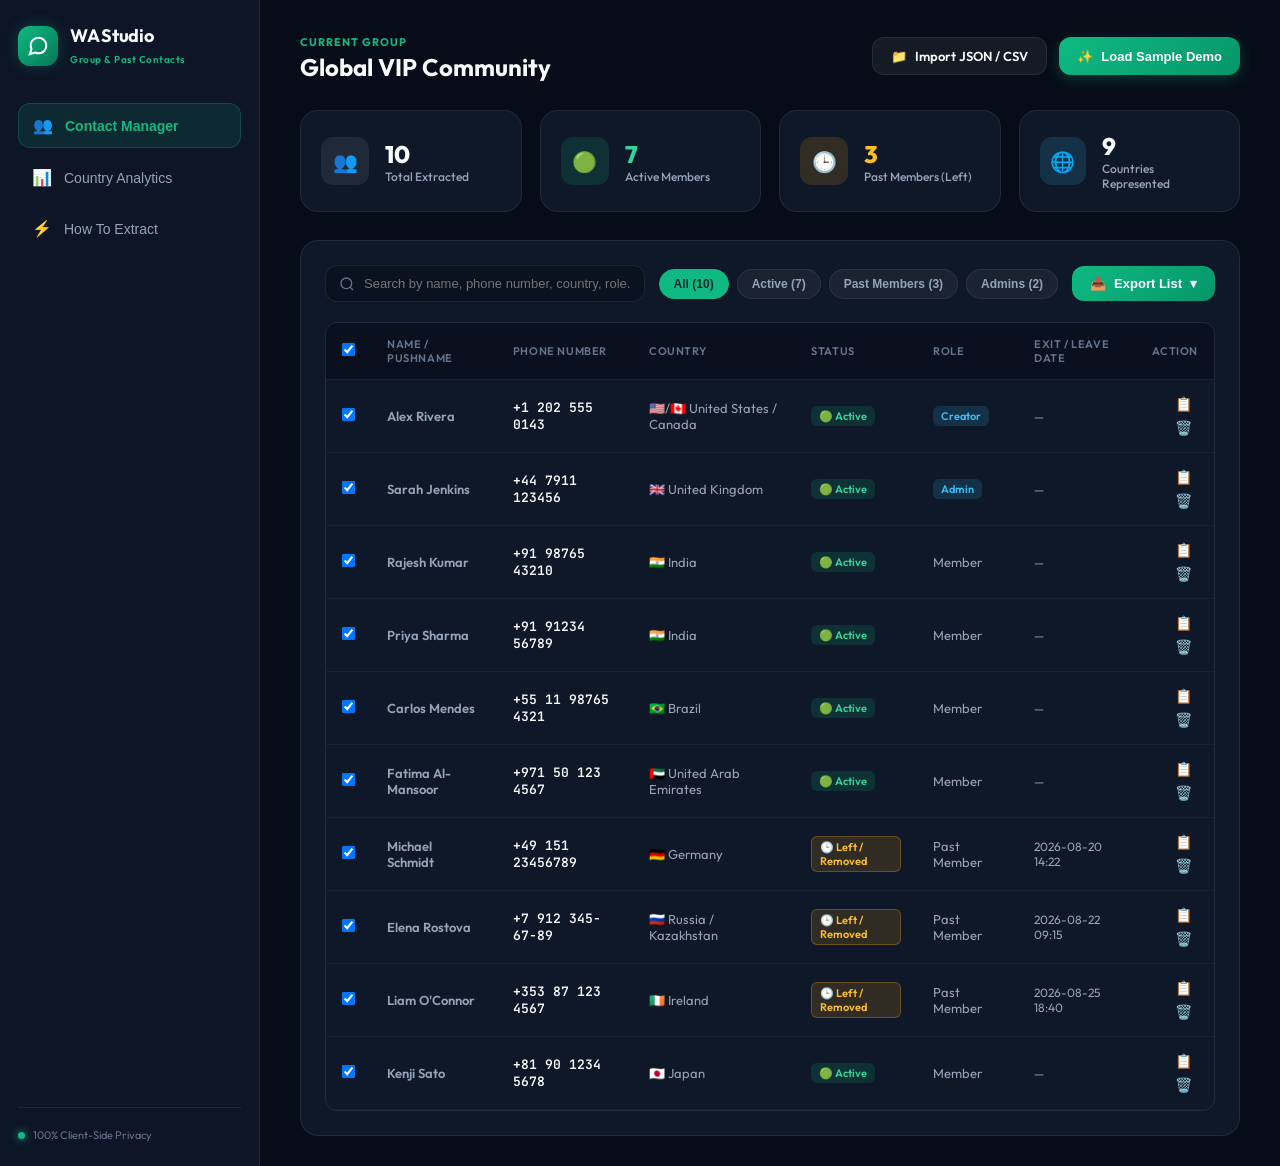
<file: dashboard/index.html>
<!DOCTYPE html>
<html lang="en">
<head>
    <meta charset="UTF-8">
    <meta name="viewport" content="width=device-width, initial-scale=1.0">
    <title>WhatsApp Contact Studio & Extractor Dashboard</title>
    <link rel="stylesheet" href="style.css">
    <link href="https://fonts.googleapis.com/css2?family=Outfit:wght@300;400;500;600;700;800&family=JetBrains+Mono:wght@400;600&display=swap" rel="stylesheet">
</head>
<body>
    <div class="dashboard-wrapper">
        <!-- Sidebar Navigation -->
        <aside class="sidebar">
            <div class="brand">
                <div class="brand-logo">
                    <svg viewBox="0 0 24 24" fill="none" stroke="currentColor" stroke-width="2.2">
                        <path d="M21 11.5a8.38 8.38 0 0 1-.9 3.8 8.5 8.5 0 0 1-7.6 4.7 8.38 8.38 0 0 1-3.8-.9L3 21l1.9-5.7a8.38 8.38 0 0 1-.9-3.8 8.5 8.5 0 0 1 4.7-7.6 8.38 8.38 0 0 1 3.8-.9h.5a8.48 8.48 0 0 1 8 8v.5z"/>
                    </svg>
                </div>
                <div>
                    <h2 class="brand-name">WA Studio</h2>
                    <span class="badge-pro">Group & Past Contacts</span>
                </div>
            </div>

            <nav class="nav-menu">
                <button class="nav-item active" id="navContacts">
                    <span class="nav-icon">👥</span> Contact Manager
                </button>
                <button class="nav-item" id="navAnalytics">
                    <span class="nav-icon">📊</span> Country Analytics
                </button>
                <button class="nav-item" id="navInstructions">
                    <span class="nav-icon">⚡</span> How To Extract
                </button>
            </nav>

            <div class="sidebar-footer">
                <div class="privacy-tag">
                    <span class="dot-green"></span> 100% Client-Side Privacy
                </div>
            </div>
        </aside>

        <!-- Main Content Area -->
        <main class="main-panel">
            <!-- Top App Bar -->
            <header class="top-bar">
                <div class="group-meta-card">
                    <span class="meta-label">CURRENT GROUP</span>
                    <h1 id="headerGroupName">VIP Business Community</h1>
                </div>

                <div class="top-actions">
                    <label class="btn btn-secondary upload-btn">
                        <span>📁</span> Import JSON / CSV
                        <input type="file" id="fileInput" accept=".json,.csv" style="display:none;">
                    </label>
                    <button class="btn btn-primary" id="loadDemoBtn">
                        <span>✨</span> Load Sample Demo
                    </button>
                </div>
            </header>

            <!-- Metrics Overview Cards -->
            <section class="metrics-grid">
                <div class="metric-card glass-card">
                    <div class="metric-icon total-bg">👥</div>
                    <div>
                        <div class="metric-num" id="metricTotal">0</div>
                        <div class="metric-title">Total Extracted</div>
                    </div>
                </div>

                <div class="metric-card glass-card">
                    <div class="metric-icon active-bg">🟢</div>
                    <div>
                        <div class="metric-num active-text" id="metricActive">0</div>
                        <div class="metric-title">Active Members</div>
                    </div>
                </div>

                <div class="metric-card glass-card">
                    <div class="metric-icon past-bg">🕒</div>
                    <div>
                        <div class="metric-num past-text" id="metricPast">0</div>
                        <div class="metric-title">Past Members (Left)</div>
                    </div>
                </div>

                <div class="metric-card glass-card">
                    <div class="metric-icon countries-bg">🌐</div>
                    <div>
                        <div class="metric-num" id="metricCountries">0</div>
                        <div class="metric-title">Countries Represented</div>
                    </div>
                </div>
            </section>

            <!-- Workspace Section -->
            <section class="workspace-card glass-card">
                <!-- Action & Filter Bar -->
                <div class="table-toolbar">
                    <div class="search-box">
                        <svg viewBox="0 0 24 24" width="16" height="16" stroke="currentColor" stroke-width="2" fill="none">
                            <circle cx="11" cy="11" r="8"></circle>
                            <line x1="21" y1="21" x2="16.65" y2="16.65"></line>
                        </svg>
                        <input type="text" id="tableSearch" placeholder="Search by name, phone number, country, role...">
                    </div>

                    <div class="filter-group">
                        <button class="filter-pill active" data-filter="all">All (<span id="pillAll">0</span>)</button>
                        <button class="filter-pill" data-filter="active">Active (<span id="pillActive">0</span>)</button>
                        <button class="filter-pill pill-past" data-filter="past">Past Members (<span id="pillPast">0</span>)</button>
                        <button class="filter-pill" data-filter="admin">Admins (<span id="pillAdmin">0</span>)</button>
                    </div>

                    <!-- Export Group -->
                    <div class="export-dropdown-wrapper">
                        <button class="btn btn-export-main" id="exportMainBtn">
                            <span>📥</span> Export List <span class="arrow-down">▾</span>
                        </button>
                        <div class="export-dropdown-menu" id="exportMenu">
                            <div class="dropdown-item" id="exportCsv">
                                <span class="item-icon">📄</span>
                                <div>
                                    <div class="item-name">CSV Spreadsheet</div>
                                    <div class="item-sub">Compatible with Excel, Sheets</div>
                                </div>
                            </div>
                            <div class="dropdown-item" id="exportVcf">
                                <span class="item-icon">📇</span>
                                <div>
                                    <div class="item-name">vCard Contacts (.vcf)</div>
                                    <div class="item-sub">1-Click import into Google/Phone Contacts</div>
                                </div>
                            </div>
                            <div class="dropdown-item" id="exportExcel">
                                <span class="item-icon">📊</span>
                                <div>
                                    <div class="item-name">Excel (.xls)</div>
                                    <div class="item-sub">Styled colored spreadsheet</div>
                                </div>
                            </div>
                            <div class="dropdown-item" id="exportJson">
                                <span class="item-icon">🔧</span>
                                <div>
                                    <div class="item-name">JSON Data</div>
                                    <div class="item-sub">Raw structured payload</div>
                                </div>
                            </div>
                            <div class="dropdown-item" id="copyAllClip">
                                <span class="item-icon">📋</span>
                                <div>
                                    <div class="item-name">Copy All Phone Numbers</div>
                                    <div class="item-sub">Comma-separated to clipboard</div>
                                </div>
                            </div>
                        </div>
                    </div>
                </div>

                <!-- Contacts Table -->
                <div class="table-container">
                    <table class="contacts-table">
                        <thead>
                            <tr>
                                <th style="width: 40px;"><input type="checkbox" id="selectAllCheckbox" checked></th>
                                <th>Name / Pushname</th>
                                <th>Phone Number</th>
                                <th>Country</th>
                                <th>Status</th>
                                <th>Role</th>
                                <th>Exit / Leave Date</th>
                                <th style="text-align: right;">Action</th>
                            </tr>
                        </thead>
                        <tbody id="contactsTbody">
                            <!-- Dynamic Content -->
                        </tbody>
                    </table>
                </div>
            </section>
        </main>
    </div>

    <!-- Scripts -->
    <script src="../export-utils.js"></script>
    <script src="app.js"></script>
</body>
</html>
</file>
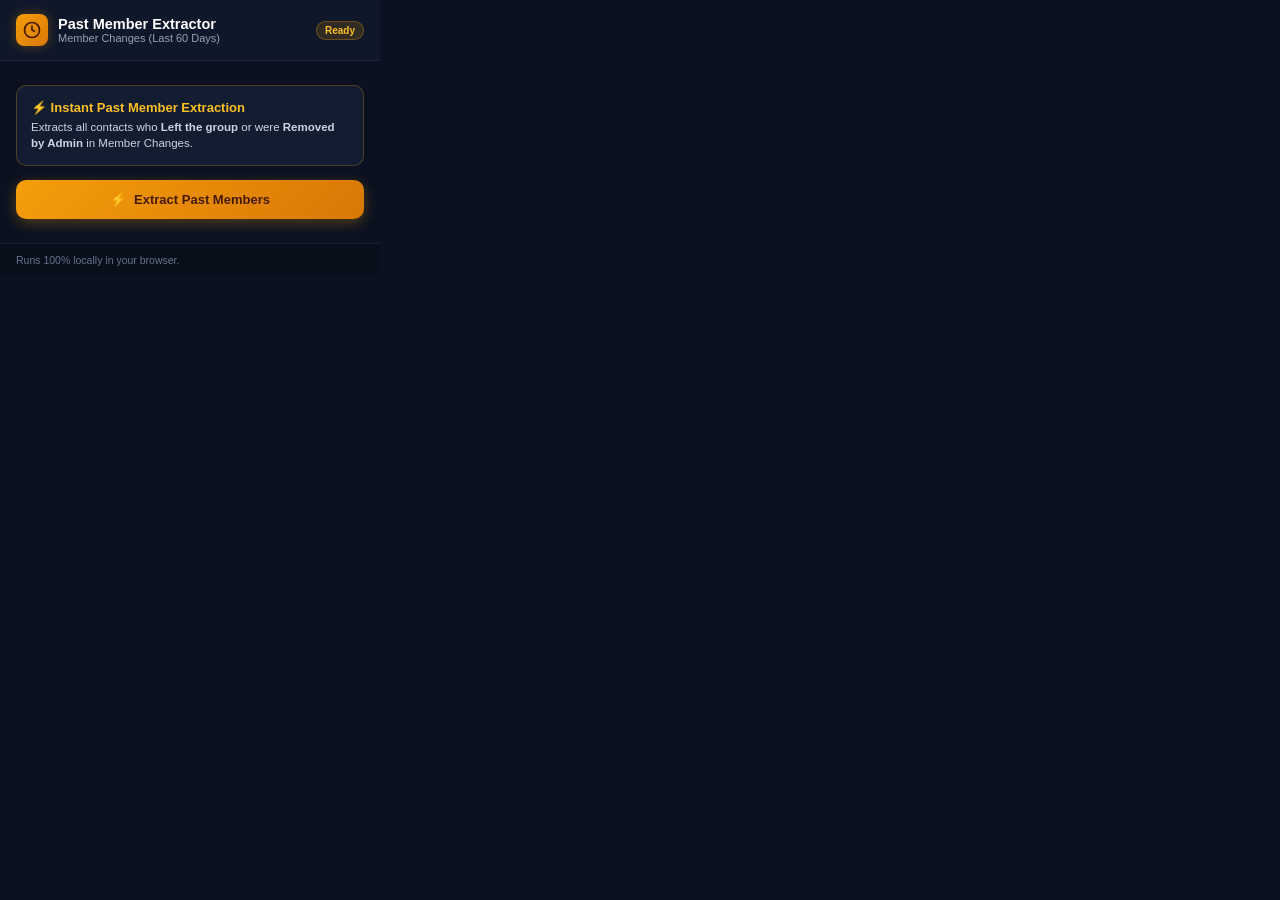
<file: popup.html>
<!DOCTYPE html>
<html lang="en">
<head>
    <meta charset="UTF-8">
    <meta name="viewport" content="width=device-width, initial-scale=1.0">
    <title>WhatsApp Past Member Extractor</title>
    <link rel="stylesheet" href="popup.css">
</head>
<body>
    <div class="app-container">
        <!-- Header -->
        <header class="header">
            <div class="brand">
                <div class="logo-icon">
                    <svg viewBox="0 0 24 24" fill="none" stroke="currentColor" stroke-width="2.2">
                        <circle cx="12" cy="12" r="10"></circle>
                        <polyline points="12 6 12 12 16 14"></polyline>
                    </svg>
                </div>
                <div class="brand-text">
                    <h1>Past Member Extractor</h1>
                    <p id="groupTitle">Member Changes (Last 60 Days)</p>
                </div>
            </div>
            <div class="badge-status" id="connectionStatus">Ready</div>
        </header>

        <!-- Main Content -->
        <div class="main-content">
            <!-- Welcome / Trigger Box -->
            <div id="welcomeState" class="welcome-box">
                <div class="instruction-banner">
                    <div class="banner-title">⚡ Instant Past Member Extraction</div>
                    <p class="banner-desc">Extracts all contacts who <b>Left the group</b> or were <b>Removed by Admin</b> in Member Changes.</p>
                </div>
                <button id="startExtractBtn" class="btn btn-amber">
                    <span>⚡</span> Extract Past Members
                </button>
            </div>

            <!-- Progress State -->
            <div id="progressState" class="progress-box" style="display: none;">
                <div class="spinner-ring"></div>
                <div class="progress-info">
                    <p id="progressText">Opening Member changes & scanning...</p>
                    <div class="progress-bar-track">
                        <div id="progressBar" class="progress-bar-fill" style="width: 25%;"></div>
                    </div>
                </div>
            </div>

            <!-- Results Section -->
            <div id="resultsState" class="results-section" style="display: none;">
                <!-- Summary Stats Bar -->
                <div class="stats-grid">
                    <div class="stat-card" data-filter="all">
                        <span class="stat-num" id="totalPastCount">0</span>
                        <span class="stat-label">Total Past</span>
                    </div>
                    <div class="stat-card stat-left" data-filter="left">
                        <span class="stat-num" id="leftCount">0</span>
                        <span class="stat-label">Left Group</span>
                    </div>
                    <div class="stat-card stat-removed" data-filter="removed">
                        <span class="stat-num" id="removedCount">0</span>
                        <span class="stat-label">Removed</span>
                    </div>
                </div>

                <!-- Toolbar & Filter -->
                <div class="toolbar">
                    <div class="search-box">
                        <input type="text" id="searchInput" placeholder="Search past numbers or dates...">
                    </div>
                    <div class="filter-chips">
                        <button class="chip active" data-filter="all">All Past</button>
                        <button class="chip chip-left" data-filter="left">Left Group</button>
                        <button class="chip chip-removed" data-filter="removed">Removed</button>
                    </div>
                </div>

                <!-- Past Members List Preview -->
                <div class="contact-list" id="contactListContainer">
                    <!-- Populated dynamically -->
                </div>

                <!-- Export Bar -->
                <div class="export-tray">
                    <div class="export-tray-title">Export Past Members</div>
                    <div class="export-buttons-grid">
                        <button id="exportCsvBtn" class="btn btn-export">
                            <span>📄</span> CSV
                        </button>
                        <button id="exportVcfBtn" class="btn btn-export btn-vcf">
                            <span>📇</span> vCard (VCF)
                        </button>
                        <button id="exportExcelBtn" class="btn btn-export">
                            <span>📊</span> Excel
                        </button>
                    </div>
                    <div class="copy-bar">
                        <button id="copyNumbersBtn" class="btn btn-copy">
                            📋 Copy All Phone Numbers
                        </button>
                        <button id="reScanBtn" class="btn btn-text">
                            ↻ Re-Scan
                        </button>
                    </div>
                </div>
            </div>
        </div>

        <!-- Footer -->
        <footer class="footer">
            <span>Runs 100% locally in your browser.</span>
        </footer>
    </div>

    <!-- Scripts -->
    <script src="export-utils.js"></script>
    <script src="popup.js"></script>
</body>
</html>
</file>
<file: dashboard/style.css>
:root {
    --bg-main: #070d18;
    --bg-sidebar: #0d1527;
    --bg-card: rgba(19, 30, 49, 0.7);
    --bg-card-border: rgba(255, 255, 255, 0.08);
    --primary: #10b981;
    --primary-glow: rgba(16, 185, 129, 0.25);
    --primary-dark: #059669;
    --accent-past: #f59e0b;
    --accent-admin: #38bdf8;
    --text-primary: #f8fafc;
    --text-secondary: #94a3b8;
    --text-muted: #64748b;
    --radius-sm: 8px;
    --radius-md: 12px;
    --radius-lg: 18px;
    --transition: all 0.2s cubic-bezier(0.4, 0, 0.2, 1);
}

* {
    margin: 0;
    padding: 0;
    box-sizing: border-box;
}

body {
    font-family: 'Outfit', -apple-system, BlinkMacSystemFont, sans-serif;
    background-color: var(--bg-main);
    color: var(--text-primary);
    min-height: 100vh;
    overflow-x: hidden;
}

/* Layout */
.dashboard-wrapper {
    display: flex;
    min-height: 100vh;
}

/* Sidebar */
.sidebar {
    width: 260px;
    background-color: var(--bg-sidebar);
    border-right: 1px solid var(--bg-card-border);
    display: flex;
    flex-direction: column;
    padding: 24px 18px;
    flex-shrink: 0;
}

.brand {
    display: flex;
    align-items: center;
    gap: 12px;
    margin-bottom: 36px;
}

.brand-logo {
    width: 40px;
    height: 40px;
    background: linear-gradient(135deg, #10b981 0%, #047857 100%);
    border-radius: 12px;
    display: flex;
    align-items: center;
    justify-content: center;
    color: #fff;
    box-shadow: 0 0 15px var(--primary-glow);
}

.brand-logo svg {
    width: 22px;
    height: 22px;
}

.brand-name {
    font-size: 18px;
    font-weight: 700;
    letter-spacing: -0.3px;
}

.badge-pro {
    font-size: 10px;
    color: var(--primary);
    font-weight: 600;
    letter-spacing: 0.5px;
}

.nav-menu {
    display: flex;
    flex-direction: column;
    gap: 8px;
    flex: 1;
}

.nav-item {
    display: flex;
    align-items: center;
    gap: 12px;
    padding: 12px 14px;
    background: transparent;
    border: none;
    border-radius: var(--radius-md);
    color: var(--text-secondary);
    font-size: 14px;
    font-weight: 500;
    cursor: pointer;
    text-align: left;
    transition: var(--transition);
}

.nav-item:hover {
    background: rgba(255, 255, 255, 0.04);
    color: var(--text-primary);
}

.nav-item.active {
    background: rgba(16, 185, 129, 0.12);
    color: var(--primary);
    font-weight: 600;
    border: 1px solid rgba(16, 185, 129, 0.25);
}

.nav-icon {
    font-size: 16px;
}

.sidebar-footer {
    padding-top: 20px;
    border-top: 1px solid var(--bg-card-border);
}

.privacy-tag {
    font-size: 11px;
    color: var(--text-muted);
    display: flex;
    align-items: center;
    gap: 8px;
}

.dot-green {
    width: 7px;
    height: 7px;
    background: #10b981;
    border-radius: 50%;
    box-shadow: 0 0 8px #10b981;
}

/* Main Panel */
.main-panel {
    flex: 1;
    padding: 30px 40px;
    display: flex;
    flex-direction: column;
    gap: 28px;
    max-width: 1400px;
}

/* Top Bar */
.top-bar {
    display: flex;
    align-items: center;
    justify-content: space-between;
}

.group-meta-card .meta-label {
    font-size: 11px;
    font-weight: 700;
    color: var(--primary);
    letter-spacing: 1px;
}

.group-meta-card h1 {
    font-size: 24px;
    font-weight: 700;
    margin-top: 2px;
}

.top-actions {
    display: flex;
    gap: 12px;
}

.btn {
    display: inline-flex;
    align-items: center;
    gap: 8px;
    padding: 10px 18px;
    border-radius: var(--radius-md);
    font-size: 13px;
    font-weight: 600;
    cursor: pointer;
    border: none;
    transition: var(--transition);
}

.btn-primary {
    background: linear-gradient(135deg, #10b981 0%, #059669 100%);
    color: #fff;
    box-shadow: 0 4px 14px var(--primary-glow);
}

.btn-primary:hover {
    transform: translateY(-1px);
    box-shadow: 0 6px 18px rgba(16, 185, 129, 0.4);
}

.btn-secondary {
    background: rgba(255, 255, 255, 0.06);
    color: var(--text-primary);
    border: 1px solid var(--bg-card-border);
}

.btn-secondary:hover {
    background: rgba(255, 255, 255, 0.12);
    border-color: rgba(255, 255, 255, 0.2);
}

/* Glass Card */
.glass-card {
    background: var(--bg-card);
    backdrop-filter: blur(14px);
    border: 1px solid var(--bg-card-border);
    border-radius: var(--radius-lg);
}

/* Metrics Grid */
.metrics-grid {
    display: grid;
    grid-template-columns: repeat(4, 1fr);
    gap: 18px;
}

.metric-card {
    padding: 20px;
    display: flex;
    align-items: center;
    gap: 16px;
}

.metric-icon {
    width: 48px;
    height: 48px;
    border-radius: 12px;
    display: flex;
    align-items: center;
    justify-content: center;
    font-size: 20px;
}

.total-bg { background: rgba(255, 255, 255, 0.07); }
.active-bg { background: rgba(16, 185, 129, 0.15); color: #10b981; }
.past-bg { background: rgba(245, 158, 11, 0.15); color: #f59e0b; }
.countries-bg { background: rgba(56, 189, 248, 0.15); color: #38bdf8; }

.metric-num {
    font-size: 24px;
    font-weight: 800;
    letter-spacing: -0.5px;
}

.metric-title {
    font-size: 12px;
    color: var(--text-secondary);
    font-weight: 500;
}

.active-text { color: #34d399; }
.past-text { color: #fbbf24; }

/* Workspace & Table */
.workspace-card {
    padding: 24px;
    display: flex;
    flex-direction: column;
    gap: 20px;
}

.table-toolbar {
    display: flex;
    align-items: center;
    justify-content: space-between;
    gap: 14px;
    flex-wrap: wrap;
}

.search-box {
    position: relative;
    display: flex;
    align-items: center;
    flex: 1;
    min-width: 240px;
    max-width: 380px;
}

.search-box svg {
    position: absolute;
    left: 14px;
    color: var(--text-muted);
}

.search-box input {
    width: 100%;
    background: rgba(10, 16, 28, 0.7);
    border: 1px solid var(--bg-card-border);
    padding: 10px 14px 10px 38px;
    border-radius: var(--radius-md);
    color: #fff;
    font-size: 13px;
    outline: none;
    transition: var(--transition);
}

.search-box input:focus {
    border-color: var(--primary);
    box-shadow: 0 0 10px var(--primary-glow);
}

.filter-group {
    display: flex;
    gap: 8px;
}

.filter-pill {
    background: rgba(255, 255, 255, 0.05);
    border: 1px solid var(--bg-card-border);
    color: var(--text-secondary);
    font-size: 12px;
    font-weight: 600;
    padding: 7px 14px;
    border-radius: 20px;
    cursor: pointer;
    transition: var(--transition);
}

.filter-pill:hover {
    color: #fff;
    background: rgba(255, 255, 255, 0.09);
}

.filter-pill.active {
    background: var(--primary);
    color: #042f2e;
    border-color: var(--primary);
}

.pill-past.active {
    background: var(--accent-past);
    color: #451a03;
    border-color: var(--accent-past);
}

/* Export Dropdown */
.export-dropdown-wrapper {
    position: relative;
}

.btn-export-main {
    background: linear-gradient(135deg, #10b981 0%, #059669 100%);
    color: white;
    padding: 10px 18px;
    border-radius: var(--radius-md);
    font-size: 13px;
    font-weight: 600;
    border: none;
    cursor: pointer;
    display: flex;
    align-items: center;
    gap: 8px;
}

.export-dropdown-menu {
    display: none;
    position: absolute;
    right: 0;
    top: calc(100% + 8px);
    width: 260px;
    background: #0f182b;
    border: 1px solid var(--bg-card-border);
    border-radius: var(--radius-md);
    box-shadow: 0 12px 30px rgba(0, 0, 0, 0.6);
    padding: 6px;
    z-index: 100;
}

.export-dropdown-menu.show {
    display: block;
}

.dropdown-item {
    display: flex;
    align-items: center;
    gap: 12px;
    padding: 10px 12px;
    border-radius: var(--radius-sm);
    cursor: pointer;
    transition: var(--transition);
}

.dropdown-item:hover {
    background: rgba(255, 255, 255, 0.06);
}

.dropdown-item .item-icon {
    font-size: 18px;
}

.dropdown-item .item-name {
    font-size: 13px;
    font-weight: 600;
    color: #f1f5f9;
}

.dropdown-item .item-sub {
    font-size: 10.5px;
    color: var(--text-muted);
}

/* Table Container */
.table-container {
    overflow-x: auto;
    border-radius: var(--radius-md);
    border: 1px solid var(--bg-card-border);
}

.contacts-table {
    width: 100%;
    border-collapse: collapse;
    text-align: left;
    font-size: 13px;
}

.contacts-table th {
    background: rgba(10, 16, 28, 0.8);
    padding: 14px 16px;
    color: var(--text-muted);
    font-weight: 600;
    font-size: 11px;
    text-transform: uppercase;
    letter-spacing: 0.6px;
    border-bottom: 1px solid var(--bg-card-border);
}

.contacts-table td {
    padding: 12px 16px;
    border-bottom: 1px solid rgba(255, 255, 255, 0.04);
    color: var(--text-secondary);
}

.contacts-table tr:hover td {
    background: rgba(255, 255, 255, 0.02);
}

.phone-badge {
    font-family: 'JetBrains Mono', monospace;
    font-weight: 600;
    color: #f8fafc;
}

.name-cell {
    font-weight: 600;
    color: #fff;
}

.tag-status {
    display: inline-block;
    font-size: 11px;
    font-weight: 600;
    padding: 3px 8px;
    border-radius: 6px;
}

.tag-active { background: rgba(16, 185, 129, 0.15); color: #34d399; }
.tag-past { background: rgba(245, 158, 11, 0.15); color: #fbbf24; border: 1px solid rgba(245, 158, 11, 0.3); }
.tag-admin { background: rgba(56, 189, 248, 0.15); color: #38bdf8; }

.btn-icon-action {
    background: transparent;
    border: none;
    color: var(--text-muted);
    font-size: 14px;
    cursor: pointer;
    padding: 4px 6px;
    border-radius: 4px;
}

.btn-icon-action:hover {
    color: #fff;
    background: rgba(255,255,255,0.1);
}
</file>
<file: popup.css>
:root {
    --bg-dark: #0b1120;
    --bg-card: #131d31;
    --border-color: rgba(255, 255, 255, 0.08);
    --amber-main: #f59e0b;
    --amber-glow: rgba(245, 158, 11, 0.3);
    --left-blue: #38bdf8;
    --left-bg: rgba(56, 189, 248, 0.15);
    --removed-red: #f87171;
    --removed-bg: rgba(239, 68, 68, 0.15);
    --text-main: #f8fafc;
    --text-muted: #94a3b8;
    --radius-sm: 6px;
    --radius-md: 10px;
}

* {
    margin: 0;
    padding: 0;
    box-sizing: border-box;
}

body {
    width: 380px;
    min-height: 520px;
    max-height: 600px;
    font-family: -apple-system, BlinkMacSystemFont, "Segoe UI", Roboto, sans-serif;
    background-color: var(--bg-dark);
    color: var(--text-main);
    overflow-x: hidden;
}

/* Scrollbar */
::-webkit-scrollbar { width: 5px; }
::-webkit-scrollbar-track { background: transparent; }
::-webkit-scrollbar-thumb { background: rgba(255, 255, 255, 0.15); border-radius: 3px; }

.app-container {
    display: flex;
    flex-direction: column;
    height: 100%;
}

/* Header */
.header {
    display: flex;
    align-items: center;
    justify-content: space-between;
    padding: 14px 16px;
    background: #0f172a;
    border-bottom: 1px solid var(--border-color);
}

.brand {
    display: flex;
    align-items: center;
    gap: 10px;
}

.logo-icon {
    width: 32px;
    height: 32px;
    background: linear-gradient(135deg, #f59e0b 0%, #d97706 100%);
    border-radius: 8px;
    display: flex;
    align-items: center;
    justify-content: center;
    color: #451a03;
    box-shadow: 0 0 12px var(--amber-glow);
}

.logo-icon svg { width: 18px; height: 18px; stroke: #451a03; }

.brand-text h1 {
    font-size: 14.5px;
    font-weight: 700;
    color: #fff;
}

.brand-text p {
    font-size: 11px;
    color: var(--text-muted);
}

.badge-status {
    font-size: 10px;
    padding: 3px 8px;
    border-radius: 12px;
    background: rgba(245, 158, 11, 0.15);
    color: #fbbf24;
    border: 1px solid rgba(245, 158, 11, 0.3);
    font-weight: 600;
}

/* Main Content */
.main-content {
    padding: 14px 16px;
    flex: 1;
}

.welcome-box {
    display: flex;
    flex-direction: column;
    gap: 14px;
    padding: 10px 0;
}

.instruction-banner {
    background: var(--bg-card);
    border: 1px solid rgba(245, 158, 11, 0.25);
    padding: 14px;
    border-radius: var(--radius-md);
}

.banner-title {
    font-size: 13px;
    font-weight: 700;
    color: #fbbf24;
    margin-bottom: 4px;
}

.banner-desc {
    font-size: 11.5px;
    color: #cbd5e1;
    line-height: 1.4;
}

.btn {
    display: flex;
    align-items: center;
    justify-content: center;
    gap: 8px;
    border-radius: var(--radius-md);
    font-size: 13px;
    font-weight: 700;
    cursor: pointer;
    border: none;
    transition: all 0.15s;
}

.btn-amber {
    background: linear-gradient(135deg, #f59e0b 0%, #d97706 100%);
    color: #451a03;
    padding: 12px 16px;
    box-shadow: 0 4px 14px var(--amber-glow);
}

.btn-amber:hover {
    transform: translateY(-1px);
    box-shadow: 0 6px 18px rgba(245, 158, 11, 0.45);
}

/* Progress */
.progress-box {
    padding: 30px 16px;
    text-align: center;
    display: flex;
    flex-direction: column;
    align-items: center;
    gap: 16px;
}

.spinner-ring {
    width: 36px;
    height: 36px;
    border: 3px solid rgba(245, 158, 11, 0.2);
    border-top-color: #f59e0b;
    border-radius: 50%;
    animation: spin 0.8s linear infinite;
}

@keyframes spin { to { transform: rotate(360deg); } }

.progress-info { width: 100%; }
.progress-info p { font-size: 12px; color: #fbbf24; margin-bottom: 8px; }

.progress-bar-track {
    width: 100%;
    height: 6px;
    background: rgba(255, 255, 255, 0.08);
    border-radius: 4px;
    overflow: hidden;
}

.progress-bar-fill {
    height: 100%;
    background: linear-gradient(90deg, #f59e0b, #38bdf8);
    transition: width 0.3s ease;
}

/* Stats */
.stats-grid {
    display: grid;
    grid-template-columns: repeat(3, 1fr);
    gap: 6px;
    margin-bottom: 12px;
}

.stat-card {
    background: var(--bg-card);
    border: 1px solid var(--border-color);
    border-radius: var(--radius-sm);
    padding: 8px 4px;
    text-align: center;
    cursor: pointer;
}

.stat-num { display: block; font-size: 15px; font-weight: 700; color: #fbbf24; }
.stat-label { font-size: 9px; color: var(--text-muted); text-transform: uppercase; }

.stat-left .stat-num { color: var(--left-blue); }
.stat-removed .stat-num { color: var(--removed-red); }

/* Toolbar */
.toolbar { display: flex; flex-direction: column; gap: 8px; margin-bottom: 10px; }

.search-box input {
    width: 100%;
    background: var(--bg-card);
    border: 1px solid var(--border-color);
    border-radius: var(--radius-sm);
    padding: 7px 10px;
    font-size: 12px;
    color: #fff;
    outline: none;
}

.search-box input:focus { border-color: var(--amber-main); }

.filter-chips { display: flex; gap: 6px; }

.chip {
    background: var(--bg-card);
    border: 1px solid var(--border-color);
    color: var(--text-muted);
    font-size: 10.5px;
    padding: 4px 10px;
    border-radius: 12px;
    cursor: pointer;
}

.chip.active { background: #f59e0b; color: #451a03; font-weight: 700; }
.chip-left.active { background: var(--left-blue); color: #082f49; font-weight: 700; }
.chip-removed.active { background: var(--removed-red); color: #450a0a; font-weight: 700; }

/* Contact List */
.contact-list {
    max-height: 175px;
    overflow-y: auto;
    border: 1px solid var(--border-color);
    border-radius: var(--radius-md);
    background: rgba(10, 15, 29, 0.6);
    margin-bottom: 12px;
}

.contact-row {
    display: flex;
    align-items: center;
    justify-content: space-between;
    padding: 8px 10px;
    border-bottom: 1px solid rgba(255,255,255,0.04);
}

.contact-row:last-child { border-bottom: none; }

.contact-phone {
    font-size: 12px;
    font-weight: 600;
    color: #f1f5f9;
}

.contact-time {
    font-size: 10px;
    color: var(--text-muted);
}

.tag-action {
    font-size: 9.5px;
    font-weight: 700;
    padding: 2px 6px;
    border-radius: 4px;
}

.tag-left { background: var(--left-bg); color: var(--left-blue); }
.tag-removed { background: var(--removed-bg); color: var(--removed-red); }

/* Export Tray */
.export-tray {
    background: var(--bg-card);
    border: 1px solid var(--border-color);
    border-radius: var(--radius-md);
    padding: 10px 12px;
}

.export-tray-title { font-size: 11px; font-weight: 700; color: #cbd5e1; margin-bottom: 8px; text-transform: uppercase; }

.export-buttons-grid {
    display: grid;
    grid-template-columns: repeat(3, 1fr);
    gap: 6px;
    margin-bottom: 8px;
}

.btn-export {
    background: rgba(255,255,255,0.06);
    color: #fff;
    padding: 8px 4px;
    font-size: 11.5px;
    border: 1px solid var(--border-color);
}

.btn-export:hover { background: rgba(245, 158, 11, 0.2); border-color: #f59e0b; }
.btn-vcf { background: rgba(245, 158, 11, 0.15); color: #fbbf24; border-color: rgba(245, 158, 11, 0.3); }

.copy-bar { display: flex; gap: 6px; }

.btn-copy {
    flex: 1;
    background: rgba(255,255,255,0.05);
    border: 1px solid var(--border-color);
    color: #cbd5e1;
    font-size: 11px;
    padding: 6px 8px;
}

.btn-copy:hover { color: #fff; background: rgba(255,255,255,0.1); }

.btn-text {
    background: transparent;
    color: var(--text-muted);
    font-size: 11px;
    padding: 4px 6px;
}

.btn-text:hover { color: #fff; }

.footer {
    padding: 10px 16px;
    border-top: 1px solid var(--border-color);
    font-size: 10.5px;
    color: #64748b;
    background: #090e1b;
}
</file>
